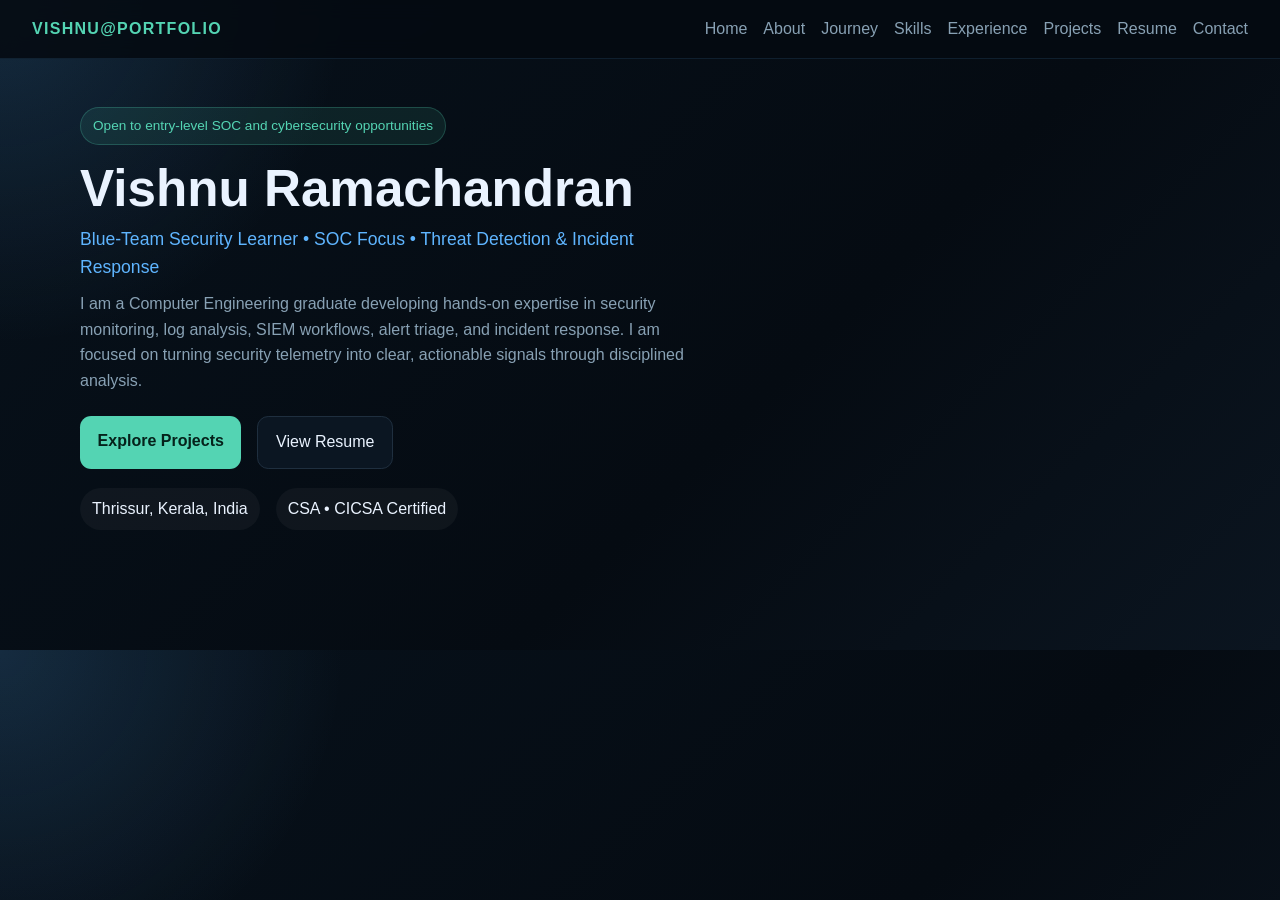
<file: index.html>
<!DOCTYPE html>
<html lang="en">
  <head>
    <meta charset="UTF-8" />
    <meta name="viewport" content="width=device-width, initial-scale=1.0" />
    <title>Vishnu Ramachandran | Cybersecurity Portfolio</title>
    <meta
      name="description"
      content="Portfolio of Vishnu Ramachandran, a cybersecurity and SOC-focused learner"
    />
    <link rel="stylesheet" href="styles.css" />
  </head>
  <body>
    <header class="topbar">
      <a class="brand" href="index.html">vishnu@portfolio</a>
      <nav class="nav-links">
        <a href="index.html">Home</a>
        <a href="about.html">About</a>
        <a href="journey.html">Journey</a>
        <a href="skills.html">Skills</a>
        <a href="experience.html">Experience</a>
        <a href="projects.html">Projects</a>
        <a href="resume.html">Resume</a>
        <a href="contact.html">Contact</a>
      </nav>
    </header>

    <main id="top">
      <section class="hero">
        <div class="hero-content reveal">
          <p class="eyebrow">Open to entry-level SOC and cybersecurity opportunities</p>
          <h1>Vishnu Ramachandran</h1>
          <h2>Blue-Team Security Learner • SOC Focus • Threat Detection &amp; Incident Response</h2>
          <p>
            I am a Computer Engineering graduate developing hands-on expertise in security monitoring,
            log analysis, SIEM workflows, alert triage, and incident response. I am focused on
            turning security telemetry into clear, actionable signals through disciplined analysis.
          </p>
          <div class="hero-actions reveal stagger">
            <a class="btn btn-primary reveal" style="--d:120ms" href="projects.html">Explore Projects</a>
            <a class="btn btn-secondary reveal" style="--d:220ms" href="resume.html">View Resume</a>
          </div>
          <ul class="highlights reveal" style="--d:320ms">
            <li>Thrissur, Kerala, India</li>
            <li>CSA • CICSA Certified</li>
          </ul>
        </div>
        <!-- terminal card removed as requested -->
      </section>

      <!-- About now on a separate page: about.html -->

      <!-- Journey now on a separate page: journey.html -->

      <!-- Skills now on a separate page: skills.html -->

      <!-- Projects (labs) and Contact removed to keep homepage minimal; use nav to access pages -->
    
    <script>
      // Trigger reveal animations on page load
      document.documentElement.classList.add('animate');
      document.addEventListener('DOMContentLoaded', function(){
        document.querySelectorAll('.stagger').forEach(function(group){
          group.querySelectorAll('.reveal').forEach(function(el, idx){
            var base = parseInt(getComputedStyle(el).getPropertyValue('--d')) || 0;
            el.style.setProperty('--d', (base + idx*60) + 'ms');
          });
        });
      });
    </script>
    </main>
  </body>
</html>
</file>
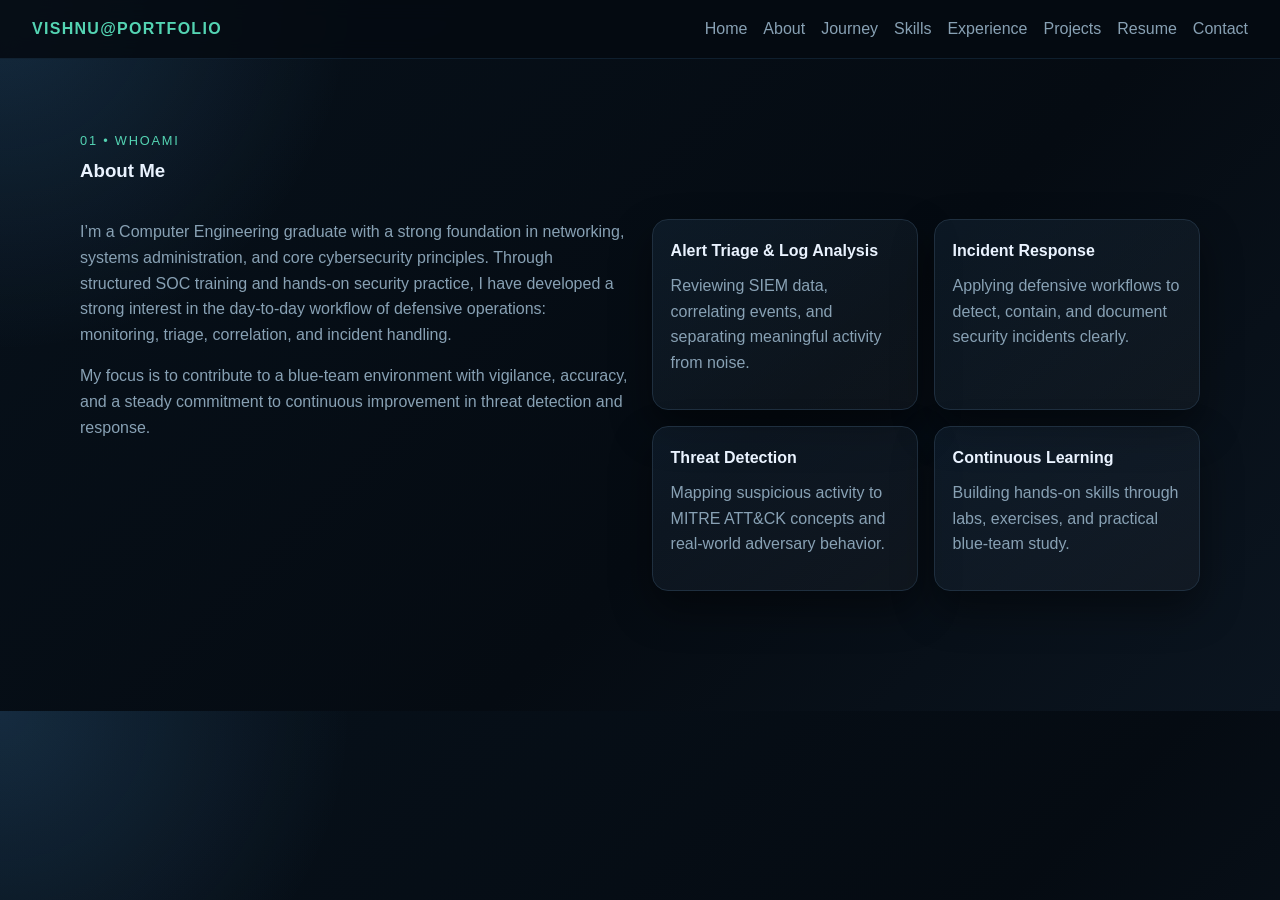
<file: about.html>
<!DOCTYPE html>
<html lang="en">
  <head>
    <meta charset="UTF-8" />
    <meta name="viewport" content="width=device-width, initial-scale=1.0" />
    <title>About | Vishnu Ramachandran</title>
    <link rel="stylesheet" href="styles.css" />
  </head>
  <body>
    <header class="topbar">
      <a class="brand" href="index.html">vishnu@portfolio</a>
      <nav class="nav-links">
        <a href="index.html">Home</a>
        <a href="about.html">About</a>
        <a href="journey.html">Journey</a>
        <a href="skills.html">Skills</a>
        <a href="experience.html">Experience</a>
        <a href="projects.html">Projects</a>
        <a href="resume.html">Resume</a>
        <a href="contact.html">Contact</a>
      </nav>
    </header>

    <main>
      <section class="section">
        <div class="section-heading">
          <p class="reveal" style="--d:40ms">01 • whoami</p>
          <h3 class="reveal" style="--d:80ms">About Me</h3>
        </div>
        <div class="about-grid">
          <div class="reveal" style="--d:120ms">
            <p>
              I’m a Computer Engineering graduate with a strong foundation in networking,
              systems administration, and core cybersecurity principles. Through structured SOC
              training and hands-on security practice, I have developed a strong interest in the
              day-to-day workflow of defensive operations: monitoring, triage, correlation, and
              incident handling.
            </p>
            <p>
              My focus is to contribute to a blue-team environment with vigilance, accuracy, and a
              steady commitment to continuous improvement in threat detection and response.
            </p>
          </div>
          <div class="card-grid">
            <article class="card reveal" style="--d:180ms">
              <h4>Alert Triage &amp; Log Analysis</h4>
              <p>Reviewing SIEM data, correlating events, and separating meaningful activity from noise.</p>
            </article>
            <article class="card reveal" style="--d:220ms">
              <h4>Incident Response</h4>
              <p>Applying defensive workflows to detect, contain, and document security incidents clearly.</p>
            </article>
            <article class="card reveal" style="--d:260ms">
              <h4>Threat Detection</h4>
              <p>Mapping suspicious activity to MITRE ATT&amp;CK concepts and real-world adversary behavior.</p>
            </article>
            <article class="card reveal" style="--d:300ms">
              <h4>Continuous Learning</h4>
              <p>Building hands-on skills through labs, exercises, and practical blue-team study.</p>
            </article>
          </div>
        </div>

    <script>
      document.documentElement.classList.add('animate');
      document.addEventListener('DOMContentLoaded', function(){
        document.querySelectorAll('.reveal').forEach(function(el, idx){
          var base = parseInt(getComputedStyle(el).getPropertyValue('--d')) || 0;
          el.style.setProperty('--d', (base + idx*40) + 'ms');
        });
      });
    </script>
      </section>
    </main>
  </body>
</html>
</file>
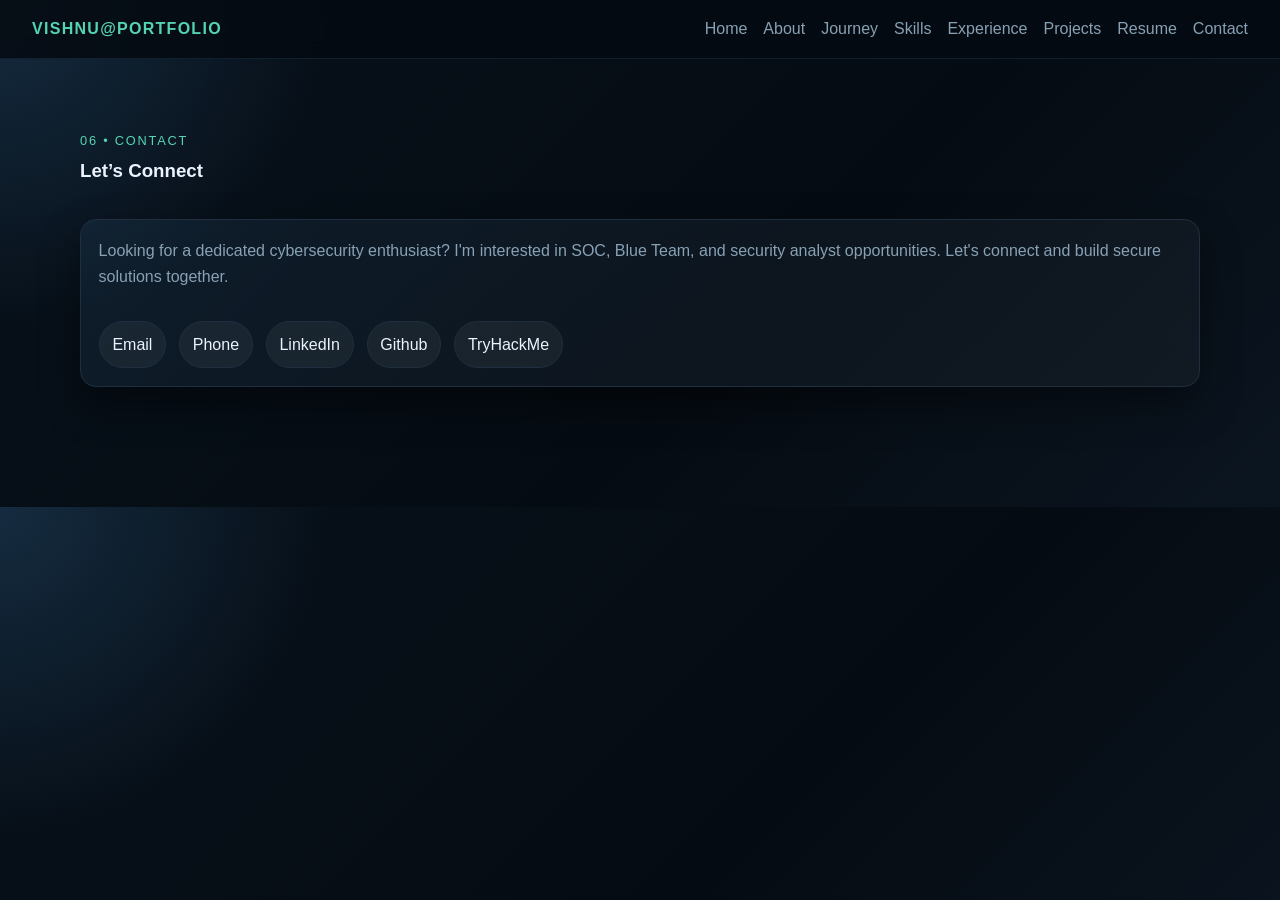
<file: contact.html>
<!DOCTYPE html>
<html lang="en">
  <head>
    <meta charset="UTF-8" />
    <meta name="viewport" content="width=device-width, initial-scale=1.0" />
    <title>Contact | Vishnu Ramachandran</title>
    <link rel="stylesheet" href="styles.css" />
  </head>
  <body>
    <header class="topbar">
      <a class="brand" href="index.html">vishnu@portfolio</a>
      <nav class="nav-links">
        <a href="index.html">Home</a>
        <a href="about.html">About</a>
        <a href="journey.html">Journey</a>
        <a href="skills.html">Skills</a>
        <a href="experience.html">Experience</a>
        <a href="projects.html">Projects</a>
        <a href="resume.html">Resume</a>
        <a href="contact.html">Contact</a>
      </nav>
    </header>

    <main>
      <section class="section">
        <div class="section-heading">
          <p class="reveal" style="--d:40ms">06 • contact</p>
          <h3 class="reveal" style="--d:80ms">Let’s Connect</h3>
        </div>
        <div class="contact-box reveal" style="--d:120ms">
          <p>Looking for a dedicated cybersecurity enthusiast? I'm interested in SOC, Blue Team, and security analyst opportunities. Let's connect and build secure solutions together.</p>
          <div class="contact-links stagger">
            <a class="reveal" style="--d:160ms" href="mailto:r.vishnu2004@gmail.com">Email</a>
            <a class="reveal" style="--d:200ms" href="tel:+919446444021">Phone</a>
            <a class="reveal" style="--d:240ms" href="https://www.linkedin.com/in/vishnuramachandran-" target="_blank" rel="noopener noreferrer">LinkedIn</a>
            <a class="reveal" style="--d:280ms" href="https://github.com/Vishnu2004" target="_blank" rel="noopener noreferrer">Github</a>
            <a class="reveal" style="--d:320ms" href="https://tryhackme.com/p/r.vishnu2004" target="_blank" rel="noopener noreferrer">TryHackMe</a>
          </div>
        </div>
    
    <script>
      document.documentElement.classList.add('animate');
      document.addEventListener('DOMContentLoaded', function(){
        document.querySelectorAll('.stagger').forEach(function(parent){
          parent.querySelectorAll('.reveal').forEach(function(el, idx){
            var base = parseInt(getComputedStyle(el).getPropertyValue('--d')) || 0;
            el.style.setProperty('--d', (base + idx*60) + 'ms');
          });
        });
      });
    </script>
      </section>
    </main>
  </body>
</html>
</file>
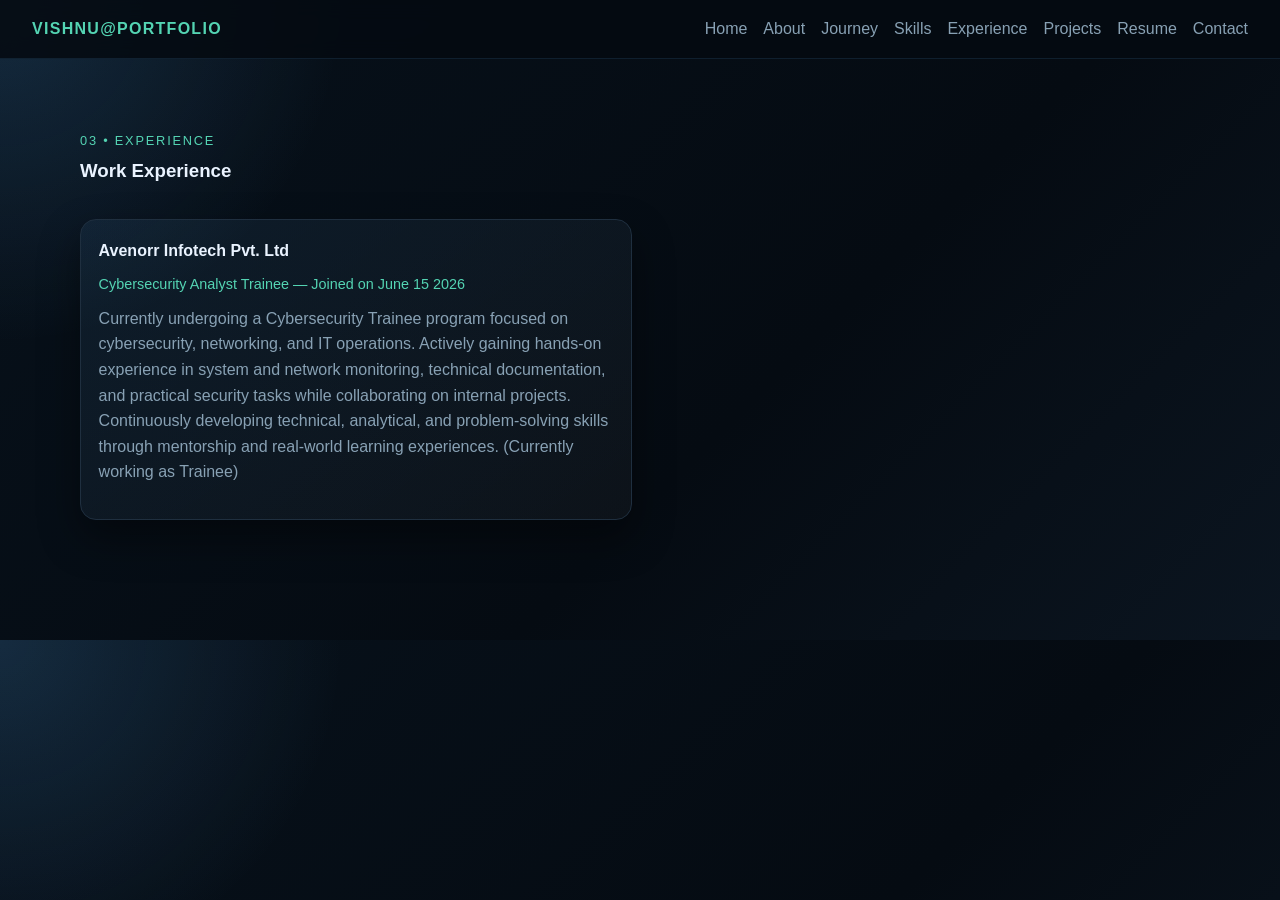
<file: experience.html>
<!DOCTYPE html>
<html lang="en">
  <head>
    <meta charset="UTF-8" />
    <meta name="viewport" content="width=device-width, initial-scale=1.0" />
    <title>Experience | Vishnu Ramachandran</title>
    <link rel="stylesheet" href="styles.css" />
  </head>
  <body>
    <header class="topbar">
      <a class="brand" href="index.html">vishnu@portfolio</a>
      <nav class="nav-links">
        <a href="index.html">Home</a>
        <a href="about.html">About</a>
        <a href="journey.html">Journey</a>
        <a href="skills.html">Skills</a>
        <a href="experience.html">Experience</a>
        <a href="projects.html">Projects</a>
        <a href="resume.html">Resume</a>
        <a href="contact.html">Contact</a>
      </nav>
    </header>

    <main>
      <section class="section">
        <div class="section-heading">
          <p class="reveal" style="--d:40ms">03 • experience</p>
          <h3 class="reveal" style="--d:80ms">Work Experience</h3>
        </div>

        <div class="card-grid">
          <article class="card reveal" style="--d:140ms">
            <h4>Avenorr Infotech Pvt. Ltd</h4>
            <span style="color:var(--accent); display:block; margin:0.25rem 0">Cybersecurity Analyst Trainee — Joined on June 15 2026</span>
            <p style="margin-top:0.6rem">Currently undergoing a Cybersecurity Trainee program focused on cybersecurity, networking, and IT operations. Actively gaining hands-on experience in system and network monitoring, technical documentation, and practical security tasks while collaborating on internal projects. Continuously developing technical, analytical, and problem-solving skills through mentorship and real-world learning experiences. (Currently working as Trainee)</p>
          </article>
        </div>

    <script>
      document.documentElement.classList.add('animate');
      document.addEventListener('DOMContentLoaded', function(){
        document.querySelectorAll('.reveal').forEach(function(el, idx){
          var base = parseInt(getComputedStyle(el).getPropertyValue('--d')) || 0;
          el.style.setProperty('--d', (base + idx*40) + 'ms');
        });
      });
    </script>
      </section>
    </main>
  </body>
</html>
</file>
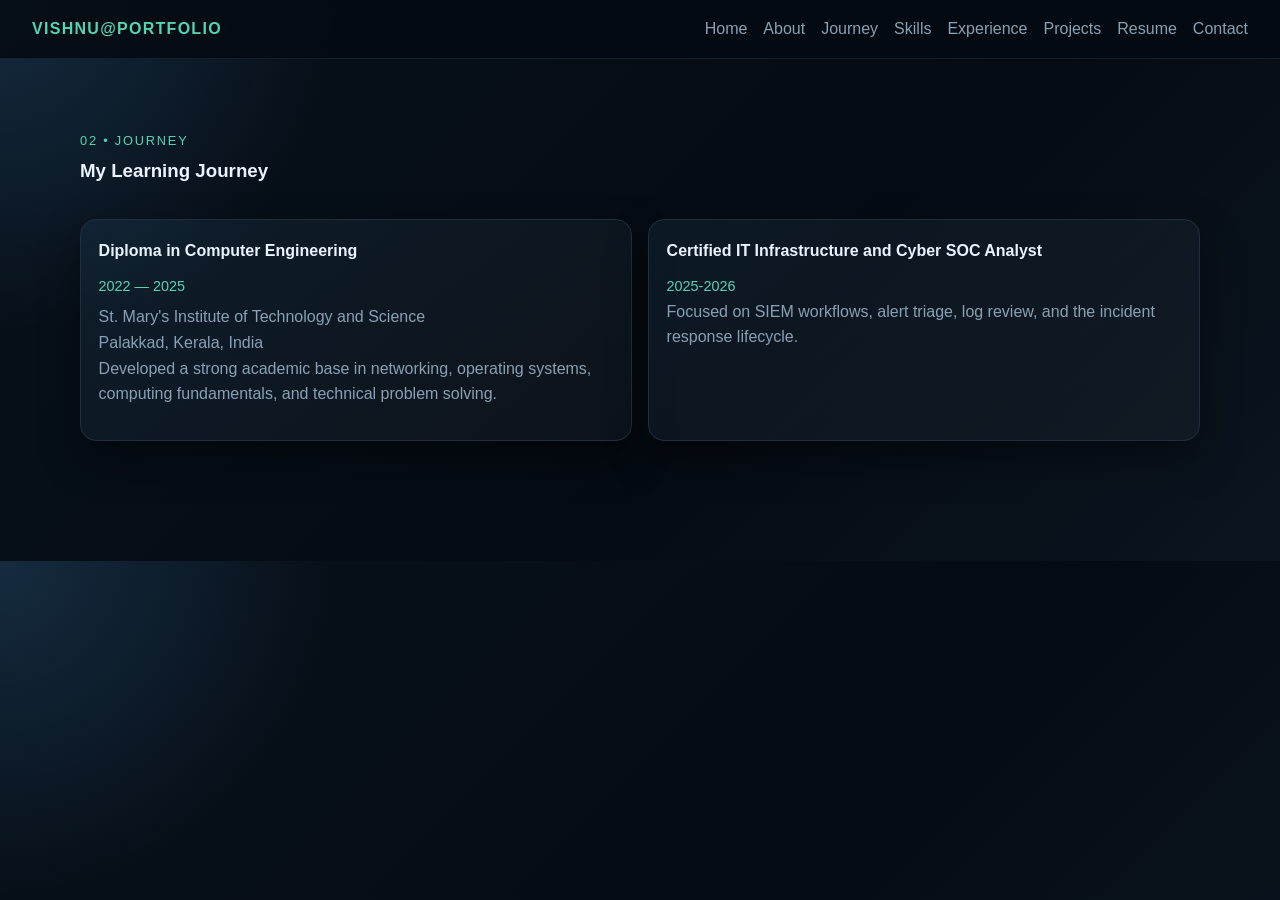
<file: journey.html>
<!DOCTYPE html>
<html lang="en">
  <head>
    <meta charset="UTF-8" />
    <meta name="viewport" content="width=device-width, initial-scale=1.0" />
    <title>Journey | Vishnu Ramachandran</title>
    <link rel="stylesheet" href="styles.css" />
  </head>
  <body>
    <header class="topbar">
      <a class="brand" href="index.html">vishnu@portfolio</a>
      <nav class="nav-links">
        <a href="index.html">Home</a>
        <a href="about.html">About</a>
        <a href="journey.html">Journey</a>
        <a href="skills.html">Skills</a>
        <a href="experience.html">Experience</a>
        <a href="projects.html">Projects</a>
        <a href="resume.html">Resume</a>
        <a href="contact.html">Contact</a>
      </nav>
    </header>

    <main>
      <section class="section">
        <div class="section-heading">
          <p class="reveal" style="--d:40ms">02 • journey</p>
          <h3 class="reveal" style="--d:80ms">My Learning Journey</h3>
        </div>

        <!-- Experience moved to experience.html -->
        <div class="card-grid timeline-grid">
          <article class="card reveal" style="--d:140ms">
            <h4>Diploma in Computer Engineering</h4>
            <span>2022 — 2025</span>
            <p style="margin:0.35rem 0 0; color:var(--muted);">St. Mary's Institute of Technology and Science<br>Palakkad, Kerala, India</p>
            <p>Developed a strong academic base in networking, operating systems, computing fundamentals, and technical problem solving.</p>
          </article>
          <article class="card reveal" style="--d:180ms">
            <h4>Certified IT Infrastructure and Cyber SOC Analyst</h4>
            <span>2025-2026</span>
            <p>Focused on SIEM workflows, alert triage, log review, and the incident response lifecycle.</p>
          </article>
        
        </div>

    <script>
      document.documentElement.classList.add('animate');
      document.addEventListener('DOMContentLoaded', function(){
        document.querySelectorAll('.reveal').forEach(function(el, idx){
          var base = parseInt(getComputedStyle(el).getPropertyValue('--d')) || 0;
          el.style.setProperty('--d', (base + idx*40) + 'ms');
        });
      });
    </script>
      </section>
    </main>
  </body>
</html>
</file>
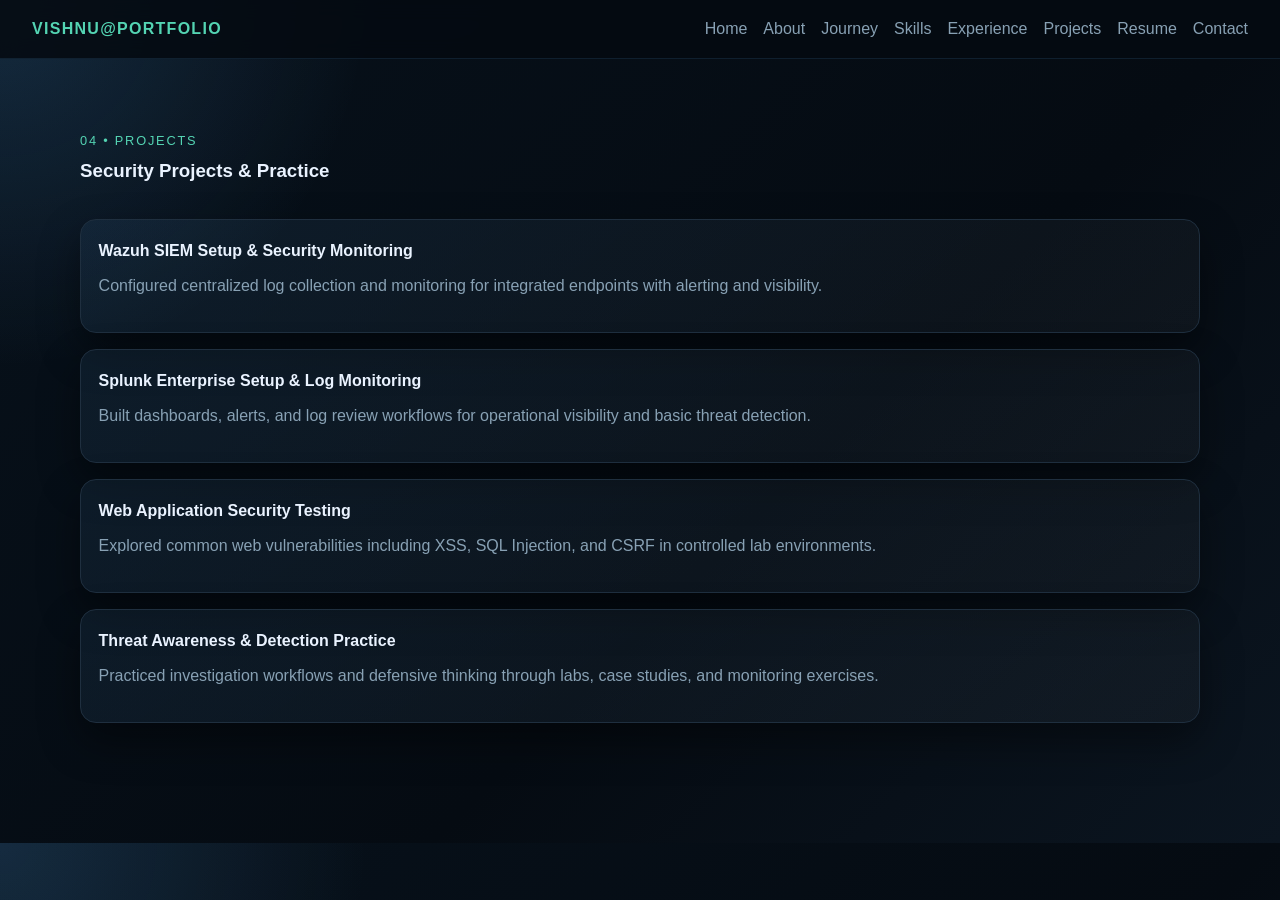
<file: projects.html>
<!DOCTYPE html>
<html lang="en">
  <head>
    <meta charset="UTF-8" />
    <meta name="viewport" content="width=device-width, initial-scale=1.0" />
    <title>Projects | Vishnu Ramachandran</title>
    <link rel="stylesheet" href="styles.css" />
  </head>
  <body>
    <header class="topbar">
      <a class="brand" href="index.html">vishnu@portfolio</a>
      <nav class="nav-links">
        <a href="index.html">Home</a>
        <a href="about.html">About</a>
        <a href="journey.html">Journey</a>
        <a href="skills.html">Skills</a>
        <a href="experience.html">Experience</a>
        <a href="projects.html">Projects</a>
        <a href="resume.html">Resume</a>
        <a href="contact.html">Contact</a>
      </nav>
    </header>

    <main>
      <section class="section">
        <div class="section-heading">
          <p class="reveal" style="--d:40ms">04 • projects</p>
          <h3 class="reveal" style="--d:80ms">Security Projects &amp; Practice</h3>
        </div>
        <div class="project-list">
          <article class="project-card reveal" style="--d:140ms">
            <h4>Wazuh SIEM Setup &amp; Security Monitoring</h4>
            <p>Configured centralized log collection and monitoring for integrated endpoints with alerting and visibility.</p>
          </article>
          <article class="project-card reveal" style="--d:180ms">
            <h4>Splunk Enterprise Setup &amp; Log Monitoring</h4>
            <p>Built dashboards, alerts, and log review workflows for operational visibility and basic threat detection.</p>
          </article>
          <article class="project-card reveal" style="--d:220ms">
            <h4>Web Application Security Testing</h4>
            <p>Explored common web vulnerabilities including XSS, SQL Injection, and CSRF in controlled lab environments.</p>
          </article>
          <article class="project-card reveal" style="--d:260ms">
            <h4>Threat Awareness &amp; Detection Practice</h4>
            <p>Practiced investigation workflows and defensive thinking through labs, case studies, and monitoring exercises.</p>
          </article>
        </div>
    
    <script>
      document.documentElement.classList.add('animate');
      document.addEventListener('DOMContentLoaded', function(){
        document.querySelectorAll('.reveal').forEach(function(el, idx){
          var base = parseInt(getComputedStyle(el).getPropertyValue('--d')) || 0;
          el.style.setProperty('--d', (base + idx*40) + 'ms');
        });
      });
    </script>
      </section>
    </main>
  </body>
</html>
</file>
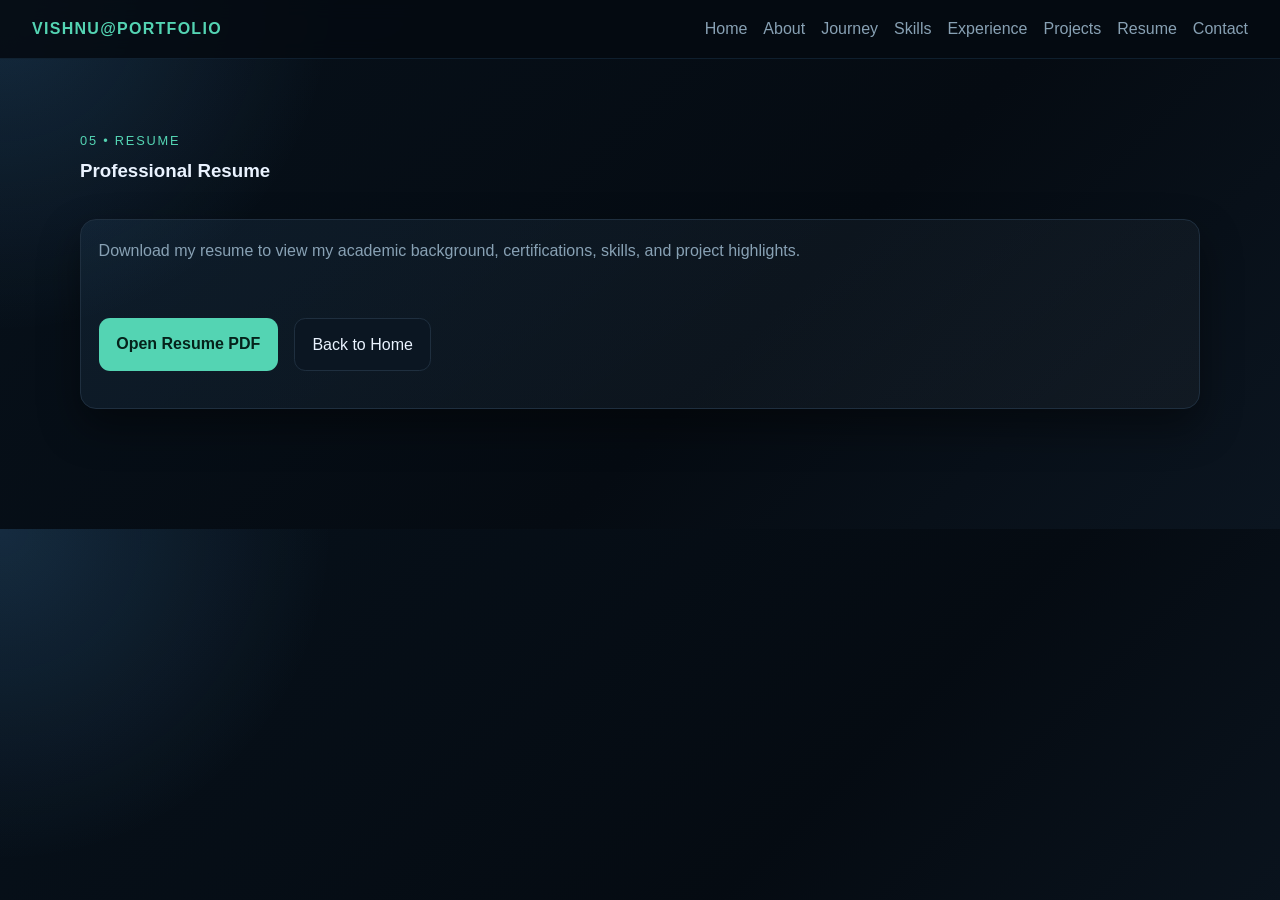
<file: resume.html>
<!DOCTYPE html>
<html lang="en">
  <head>
    <meta charset="UTF-8" />
    <meta name="viewport" content="width=device-width, initial-scale=1.0" />
    <title>Resume | Vishnu Ramachandran</title>
    <link rel="stylesheet" href="styles.css" />
  </head>
  <body>
    <header class="topbar">
      <a class="brand" href="index.html">vishnu@portfolio</a>
      <nav class="nav-links">
        <a href="index.html">Home</a>
        <a href="about.html">About</a>
        <a href="journey.html">Journey</a>
        <a href="skills.html">Skills</a>
        <a href="experience.html">Experience</a>
        <a href="projects.html">Projects</a>
        <a href="resume.html">Resume</a>
        <a href="contact.html">Contact</a>
      </nav>
    </header>

    <main>
      <section class="section">
        <div class="section-heading">
          <p class="reveal" style="--d:40ms">05 • resume</p>
          <h3 class="reveal" style="--d:80ms">Professional Resume</h3>
        </div>
        <div class="contact-box reveal" style="--d:120ms">
          <p>Download my resume to view my academic background, certifications, skills, and project highlights.</p>
          <div class="hero-actions stagger">
            <a class="btn btn-primary reveal" style="--d:160ms" href=""C:\Users\Vishnu Ram\OneDrive\Documents\Vishnu_Ramachandran_CV.pdf"" target="_blank">Open Resume PDF</a>
            <a class="btn btn-secondary reveal" style="--d:200ms" href="index.html">Back to Home</a>
          </div>
        </div>
    
    <script>
      document.documentElement.classList.add('animate');
      document.addEventListener('DOMContentLoaded', function(){
        document.querySelectorAll('.stagger').forEach(function(parent){
          parent.querySelectorAll('.reveal').forEach(function(el, idx){
            var base = parseInt(getComputedStyle(el).getPropertyValue('--d')) || 0;
            el.style.setProperty('--d', (base + idx*60) + 'ms');
          });
        });
      });
    </script>
      </section>
    </main>
  </body>
</html>
</file>
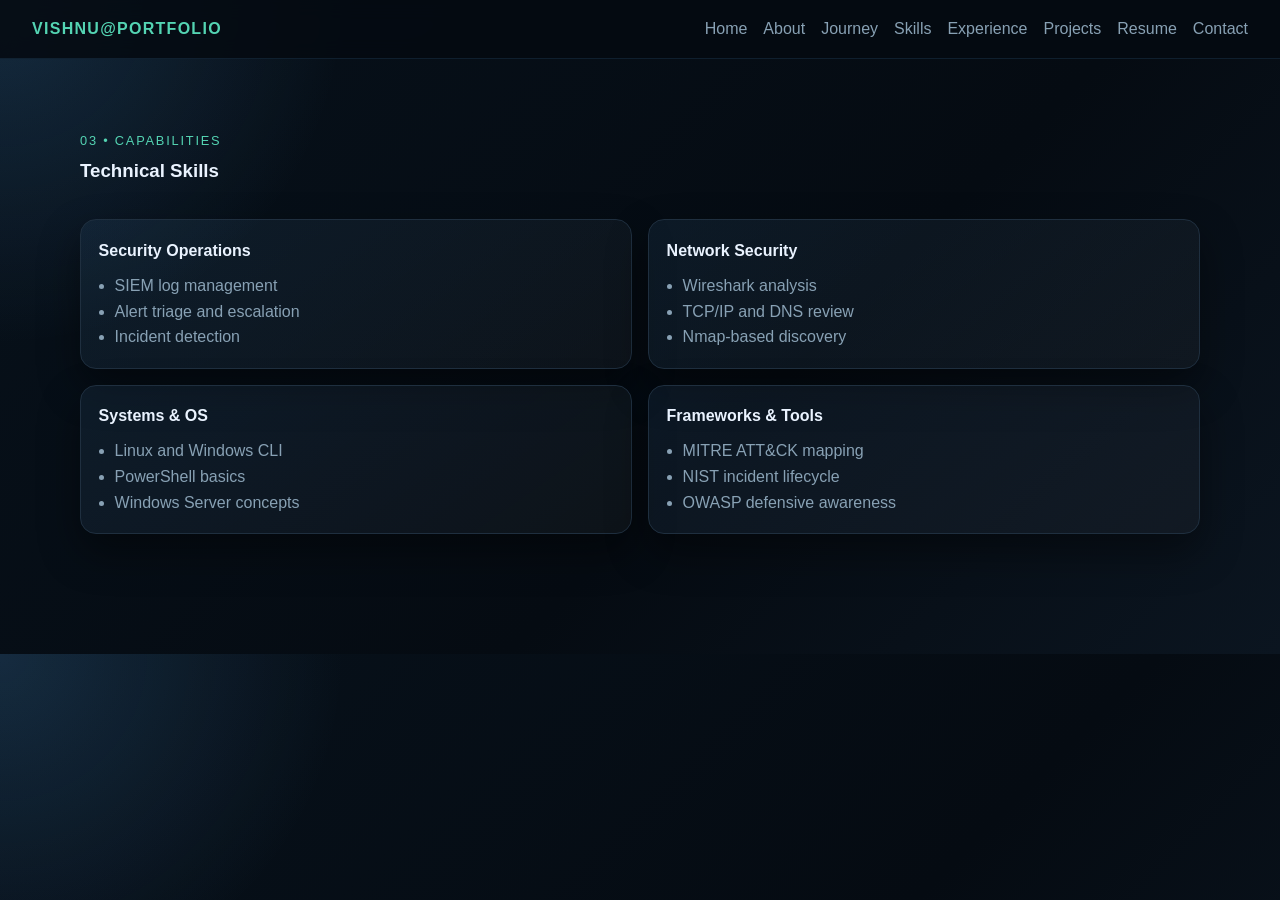
<file: skills.html>
<!DOCTYPE html>
<html lang="en">
  <head>
    <meta charset="UTF-8" />
    <meta name="viewport" content="width=device-width, initial-scale=1.0" />
    <title>Skills | Vishnu Ramachandran</title>
    <link rel="stylesheet" href="styles.css" />
  </head>
  <body>
    <header class="topbar">
      <a class="brand" href="index.html">vishnu@portfolio</a>
      <nav class="nav-links">
        <a href="index.html">Home</a>
        <a href="about.html">About</a>
        <a href="journey.html">Journey</a>
        <a href="skills.html">Skills</a>
        <a href="experience.html">Experience</a>
        <a href="projects.html">Projects</a>
        <a href="resume.html">Resume</a>
        <a href="contact.html">Contact</a>
      </nav>
    </header>

    <main>
      <section class="section">
        <div class="section-heading">
          <p>03 • capabilities</p>
          <h3>Technical Skills</h3>
        </div>
        <div class="card-grid">
          <article class="card">
            <h4>Security Operations</h4>
            <ul>
              <li>SIEM log management</li>
              <li>Alert triage and escalation</li>
              <li>Incident detection</li>
            </ul>
          </article>
          <article class="card">
            <h4>Network Security</h4>
            <ul>
              <li>Wireshark analysis</li>
              <li>TCP/IP and DNS review</li>
              <li>Nmap-based discovery</li>
            </ul>
          </article>
          <article class="card">
            <h4>Systems &amp; OS</h4>
            <ul>
              <li>Linux and Windows CLI</li>
              <li>PowerShell basics</li>
              <li>Windows Server concepts</li>
            </ul>
          </article>
          <article class="card">
            <h4>Frameworks &amp; Tools</h4>
            <ul>
              <li>MITRE ATT&amp;CK mapping</li>
              <li>NIST incident lifecycle</li>
              <li>OWASP defensive awareness</li>
            </ul>
          </article>
        </div>

    <script>
      document.documentElement.classList.add('animate');
      document.addEventListener('DOMContentLoaded', function(){
        document.querySelectorAll('.reveal').forEach(function(el, idx){
          var base = parseInt(getComputedStyle(el).getPropertyValue('--d')) || 0;
          el.style.setProperty('--d', (base + idx*40) + 'ms');
        });
      });
    </script>
      </section>
    </main>
  </body>
</html>
</file>
<file: styles.css>
:root {
  color-scheme: dark;
  --bg: #050b12;
  --surface: #0b1622;
  --surface-2: #101d2a;
  --text: #eaf3ff;
  --muted: #88a1b4;
  --accent: #54d4b3;
  --accent-2: #5fb5ff;
  --border: #1f2f3f;
  --shadow: rgba(0, 0, 0, 0.42);
}

* { box-sizing: border-box; }
html { scroll-behavior: smooth; }
body {
  margin: 0;
  font-family: "Segoe UI", Tahoma, Geneva, Verdana, sans-serif;
  background:
    radial-gradient(circle at top left, rgba(95, 181, 255, 0.16), transparent 24%),
    linear-gradient(135deg, #07111b 0%, var(--bg) 60%, #0b1520 100%);
  color: var(--text);
  line-height: 1.6;
}
a { color: inherit; text-decoration: none; }
img { max-width: 100%; display: block; }

.topbar {
  position: sticky;
  top: 0;
  z-index: 10;
  display: flex;
  justify-content: space-between;
  align-items: center;
  padding: 1rem 2rem;
  background: rgba(5, 11, 18, 0.88);
  backdrop-filter: blur(10px);
  border-bottom: 1px solid rgba(95, 181, 255, 0.12);
}
.brand {
  font-weight: 700;
  letter-spacing: 0.08em;
  text-transform: uppercase;
  color: var(--accent);
}
.nav-links {
  display: flex;
  gap: 1rem;
  flex-wrap: wrap;
}
.nav-links a {
  color: var(--muted);
  transition: color 0.2s ease;
}
.nav-links a:hover { color: var(--accent); }

/* Animation system: add .reveal to elements and enable by toggling .animate on <html> */
@keyframes fadeInUp {
  from { opacity: 0; transform: translateY(12px); }
  to { opacity: 1; transform: translateY(0); }
}

.reveal { opacity: 0; transform: translateY(8px); }
.animate .reveal {
  animation: fadeInUp 560ms cubic-bezier(.2,.9,.2,1) both;
  animation-delay: var(--d, 0ms);
}

/* Stagger helper: elements inside .stagger will animate with small increments */
.stagger .reveal { --d: 120ms; }

main { width: min(1120px, calc(100% - 2rem)); margin: 0 auto; padding-bottom: 3rem; }
section { padding: 4.5rem 0; }
.hero {
  display: grid;
  grid-template-columns: 1.15fr 0.85fr;
  gap: 2rem;
  align-items: center;
  padding-top: 3rem;
}
.eyebrow {
  display: inline-block;
  padding: 0.45rem 0.75rem;
  border: 1px solid rgba(84, 212, 179, 0.24);
  background: rgba(84, 212, 179, 0.1);
  color: var(--accent);
  border-radius: 999px;
  font-size: 0.85rem;
  margin-bottom: 1rem;
}
h1 {
  font-size: clamp(2.2rem, 4vw, 3.6rem);
  margin: 0 0 0.5rem;
  line-height: 1.1;
}
h2, h3, h4 { margin: 0 0 0.6rem; }
h2 { color: var(--accent-2); font-size: 1.1rem; font-weight: 500; }
p { color: var(--muted); margin-top: 0; }
.hero-actions {
  display: flex;
  gap: 1rem;
  flex-wrap: wrap;
  margin: 1.4rem 0 1.2rem;
}
.btn {
  display: inline-block;
  padding: 0.8rem 1.1rem;
  border-radius: 0.7rem;
  transition: transform 0.2s ease, background 0.2s ease;
}
.btn:hover { transform: translateY(-2px); }
.btn-primary { background: var(--accent); color: #05221b; font-weight: 600; }
.btn-secondary { border: 1px solid var(--border); background: var(--surface); }
.highlights { list-style: none; display: flex; gap: 1rem; padding: 0; margin: 0; flex-wrap: wrap; }
.highlights li { color: var(--text); background: rgba(255,255,255,0.04); padding: 0.5rem 0.75rem; border-radius: 999px; }
.hero-card, .card, .project-card, .contact-box {
  background: linear-gradient(145deg, rgba(95, 181, 255, 0.08), rgba(255,255,255,0.03));
  border: 1px solid var(--border);
  box-shadow: 0 18px 40px var(--shadow);
  border-radius: 1rem;
}
.hero-card { padding: 1.1rem; }
.terminal-bar { display: flex; gap: 0.45rem; margin-bottom: 0.8rem; }
.terminal-bar span { width: 0.75rem; height: 0.75rem; border-radius: 50%; display: inline-block; }
.terminal-bar span:nth-child(1) { background: #ff6b6b; }
.terminal-bar span:nth-child(2) { background: #ffd166; }
.terminal-bar span:nth-child(3) { background: #7ce38b; }
pre { margin: 0; color: #cfe5ff; font-size: 0.95rem; white-space: pre-wrap; }

/* Reduce motion preference */
@media (prefers-reduced-motion: reduce) {
  .animate .reveal { animation: none; opacity: 1; transform: none; }
}

.section-heading {
  display: flex;
  flex-direction: column;
  gap: 0.3rem;
  margin-bottom: 1.5rem;
}
.section-heading p {
  letter-spacing: 0.14em;
  text-transform: uppercase;
  font-size: 0.8rem;
  color: var(--accent);
  margin: 0;
}
.about-grid {
  display: grid;
  grid-template-columns: 1fr 1fr;
  gap: 1.5rem;
}
.card-grid {
  display: grid;
  grid-template-columns: repeat(2, minmax(0, 1fr));
  gap: 1rem;
}
.card, .project-card, .contact-box {
  padding: 1.1rem;
}
.card span { color: var(--accent); font-size: 0.9rem; }
.card ul { margin: 0.4rem 0 0; padding-left: 1rem; color: var(--muted); }
.project-list { display: grid; gap: 1rem; }
.contact-box { display: flex; flex-direction: column; gap: 1rem; }
.contact-links { display: flex; flex-wrap: wrap; gap: 0.8rem; }
.contact-links a {
  padding: 0.6rem 0.8rem;
  border-radius: 999px;
  background: rgba(255,255,255,0.05);
  border: 1px solid var(--border);
}

@media (max-width: 860px) {
  .hero, .about-grid { grid-template-columns: 1fr; }
  .card-grid { grid-template-columns: 1fr; }
}

@media (max-width: 600px) {
  .topbar { padding: 1rem; flex-direction: column; align-items: flex-start; gap: 0.7rem; }
  main { width: min(100% - 1.2rem, 1120px); }
  section { padding: 3rem 0; }
}
</file>
